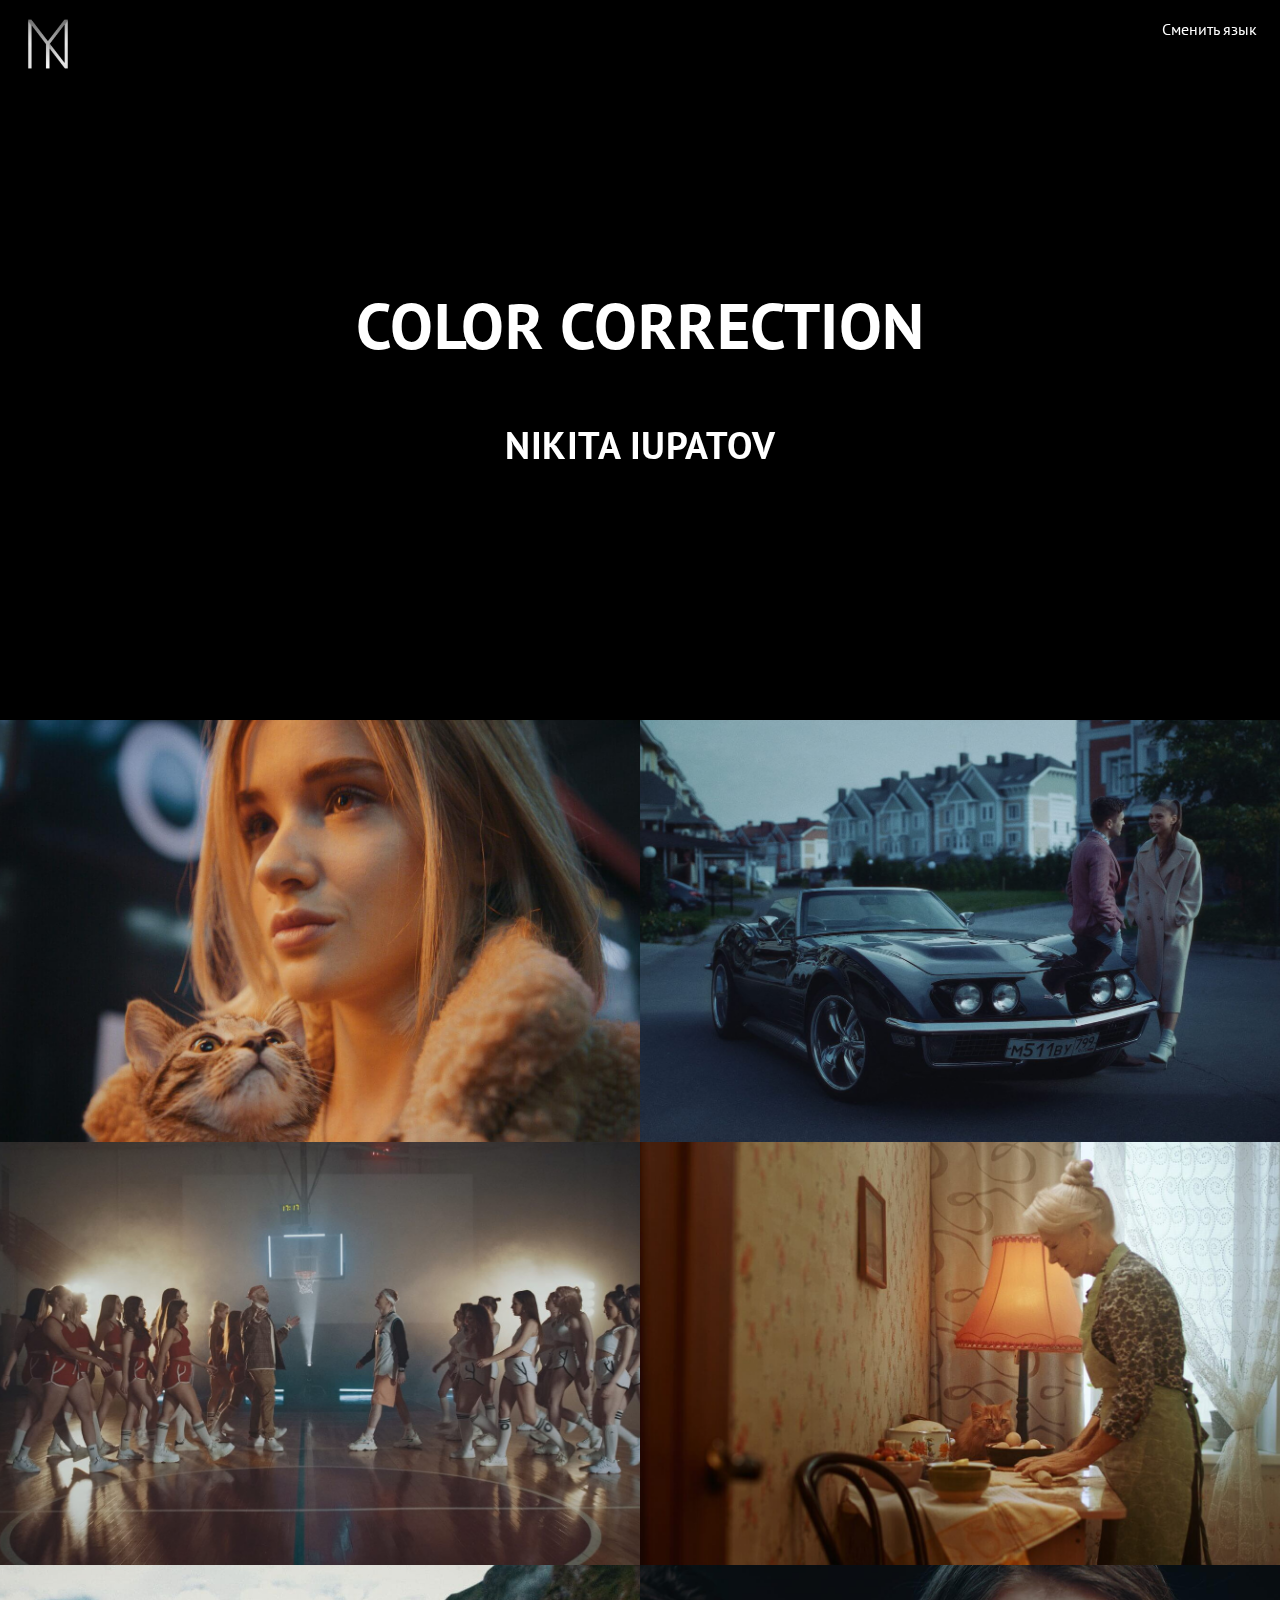
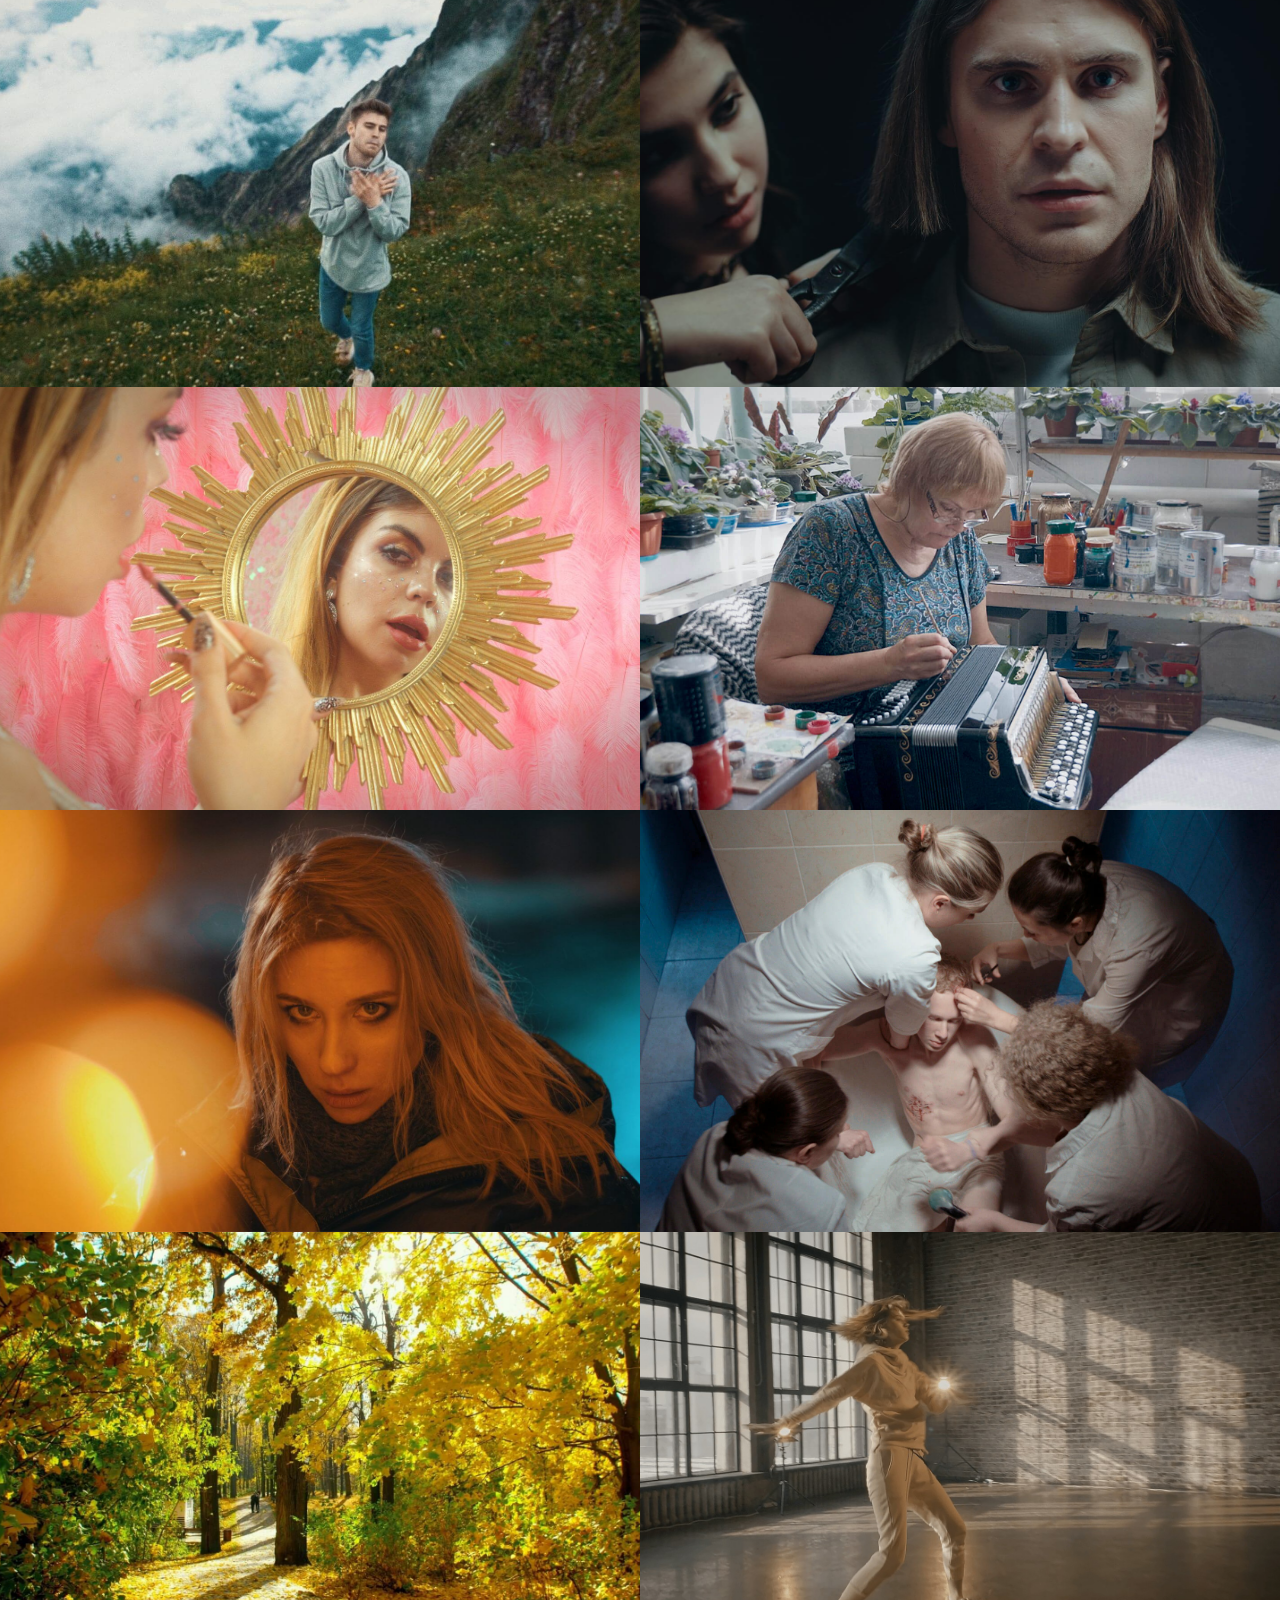
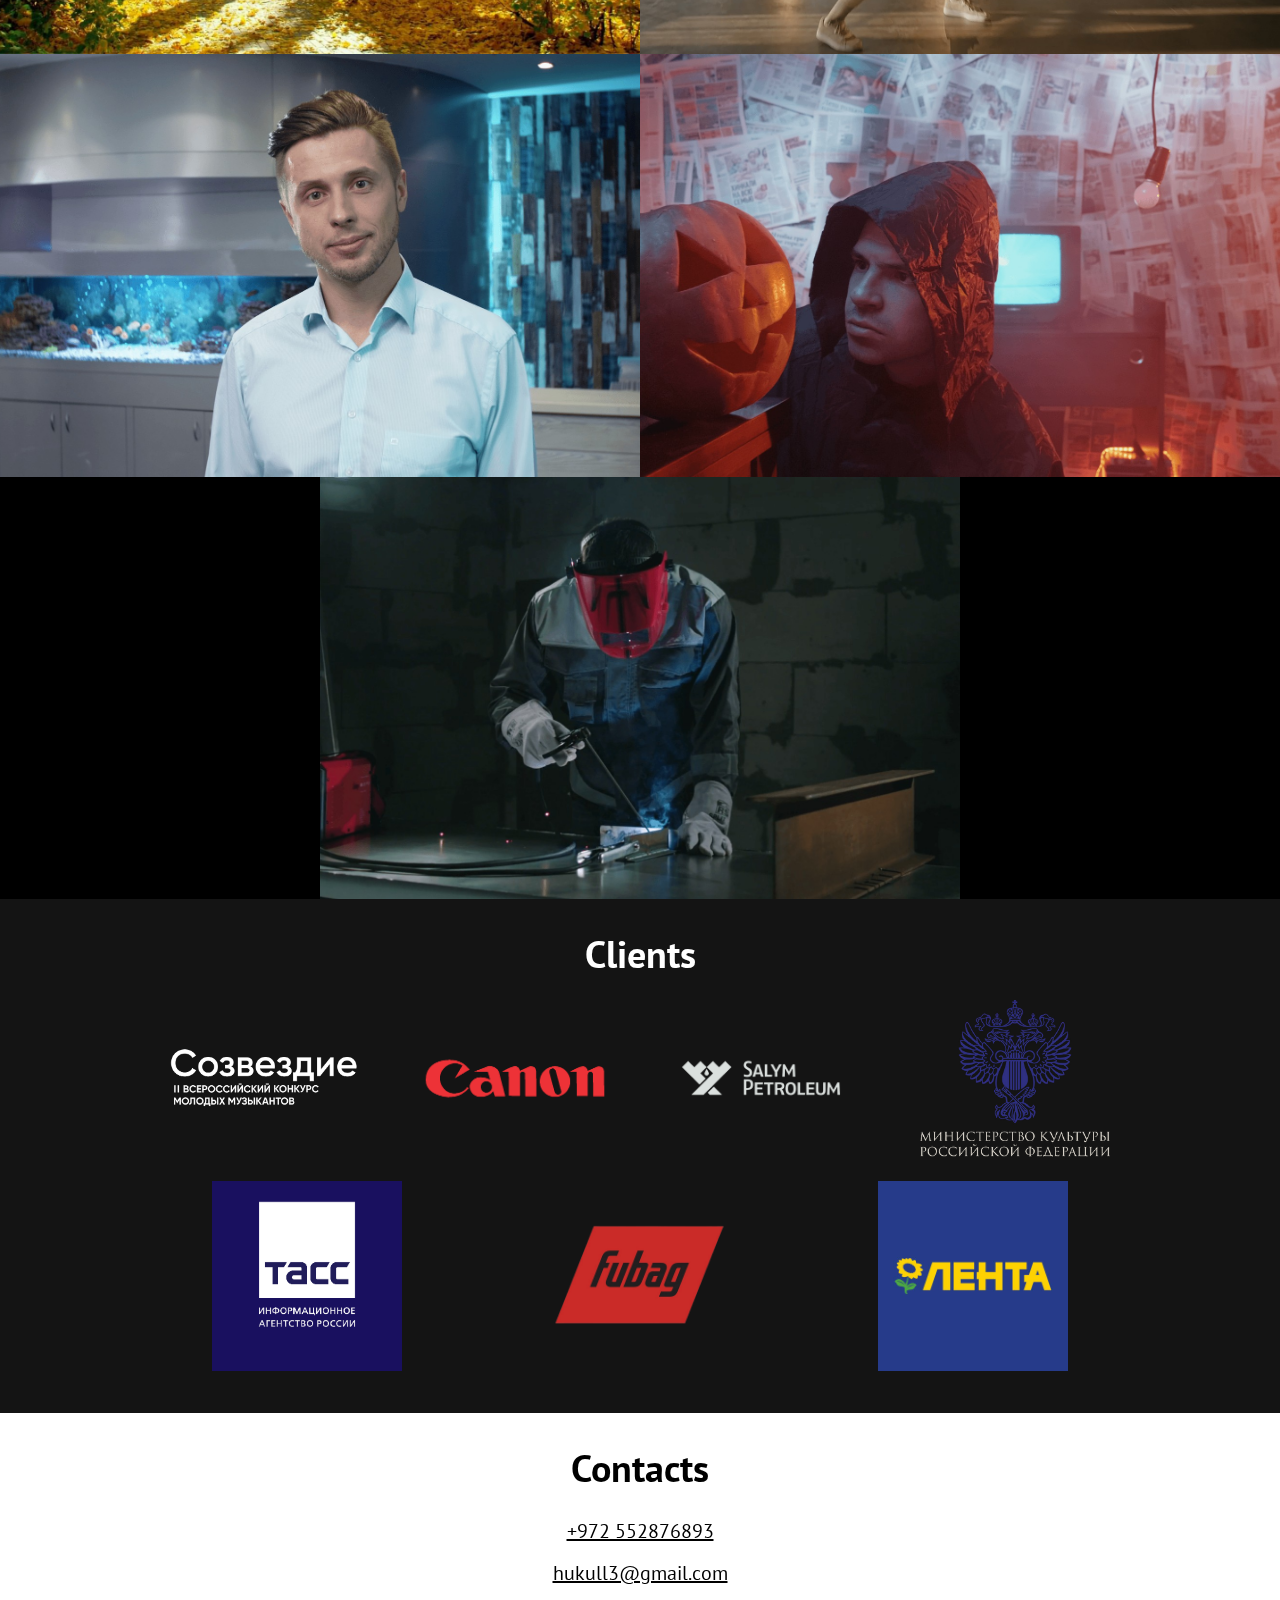
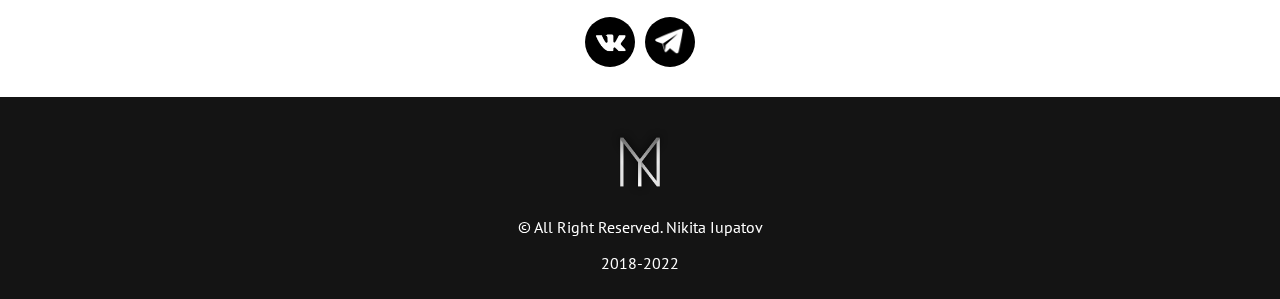
<file: en.html>
<!DOCTYPE html>
<html lang="en">
<head>
    <meta charset="UTF-8">
    <meta http-equiv="X-UA-Compatible" content="IE=edge">
    <meta name="viewport" content="width=device-width, initial-scale=1.0">
    <link rel="stylesheet" href="css/main.css">
    <link rel="preconnect" href="https://fonts.gstatic.com">
    <link href="https://fonts.googleapis.com/css2?family=PT+Sans&display=swap" rel="stylesheet">
    <!-- Yandex.Metrika counter -->
        <script type="text/javascript" >
    (function(m,e,t,r,i,k,a){m[i]=m[i]||function(){(m[i].a=m[i].a||[]).push(arguments)};
    m[i].l=1*new Date();k=e.createElement(t),a=e.getElementsByTagName(t)[0],k.async=1,k.src=r,a.parentNode.insertBefore(k,a)})
    (window, document, "script", "https://mc.yandex.ru/metrika/tag.js", "ym");
 
    ym(78947497, "init", {
         clickmap:true,
         trackLinks:true,
         accurateTrackBounce:true,
         webvisor:true
    });
        </script>
        <noscript><div><img src="https://mc.yandex.ru/watch/78947497" style="position:absolute; left:-9999px;" alt="" /></div></noscript>
    <!-- /Yandex.Metrika counter -->
    <title>Nikita Iupatov Color Correction</title>
</head>
<body>
    <a href="#header"><div class="logoFloat"><img src="img/Logo_WhiteOnTR.png" width="70" height="70" alt="Логотип"></div></a>
    <a href="index.html" class="LanguageFloat">Сменить язык</a>
    <header class="header" id="header">
        <div class="title">
            <h1>Color Correction</h1>
            <h2>Nikita Iupatov</h2>
        </div>
        <div class="video-background">
            <div class="video-foreground">
              <iframe src="https://www.youtube.com/embed/8aSeVww48zg?controls=0&showinfo=0&rel=0&autoplay=1&playlist=8aSeVww48zg&loop=1&mute=1" frameborder="0" allowfullscreen></iframe>
            </div>
          </div>
    </header>
    <section class="portfolio">
        <div class="loadingPortfolio">Загрузка портфолио...</div>
        <!-- <div class="videoTemplate" id="16_sobaki" data-video-yt-id="https://youtube.com/embed/VumN876v9_g">
            <div class="videoName">
                <div class="videoFlex">
                    <h3>Paws and Tails</h3>
                    <img src="img/play2.png" alt="Play">
                    <p>Moscow Transport Department</p>
                </div>
            </div>
        <img class="videoBackground" src="img/videoThumbnails/16_sobaki.jpg" alt="Paws and Tails">
        </div>
        <div class="videoTemplate" id="15_karandashom" data-video-yt-id="https://youtube.com/embed/HLpCVuHZADw">
            <div class="videoName">
                <div class="videoFlex">
                    <h3>Illumate – Карандашом</h3>
                    <img src="img/play2.png" alt="Play">
                    <p>Music Video</p>
                </div>
            </div>
            <img class="videoBackground" src="img/videoThumbnails/15_karandashom.jpg" alt="Карандашом">
        </div>
        <div class="videoTemplate" id="14_wishlist" data-video-yt-id="https://youtube.com/embed/c_lH-xx7A_4">
            <div class="videoName">
                <div class="videoFlex">
                    <h3>ALPHAVITE & МАЗАРИ — WISHLIST</h3>
                    <img src="img/play2.png" alt="Play">
                    <p>Music Video</p>
                </div>
            </div>
            <img class="videoBackground" src="img/videoThumbnails/14_wishlist.jpg" alt="Wishlist">
        </div>
        <div class="videoTemplate" id="13_lenta" data-video-yt-id="https://youtube.com/embed/M60UzjNp-bk">
            <div class="videoName">
                <div class="videoFlex">
                    <h3>Simple Recipes<br>For Good Deeds</h3>
                    <img src="img/play2.png" alt="Play">
                    <p>"Lenta" hypermarket chain</p>
                </div>
            </div>
            <img class="videoBackground" src="img/videoThumbnails/13_lenta.jpg" alt="Simple Recipes For Good Deeds">
        </div>
        <div class="videoTemplate" id="12_175" data-video-yt-id="https://youtube.com/embed/oOTMVb4PFlo">
            <div class="videoName">
                <div class="videoFlex">
                    <h3>Illumate – 1,75</h3>
                    <img src="img/play2.png" alt="Play">
                    <p>Music Video</p>
                </div>
            </div>
            <img class="videoBackground" src="img/videoThumbnails/12_175.jpg" alt="1,75">
        </div>
        <div class="videoTemplate" id="11_zmeya" data-video-yt-id="https://youtube.com/embed/oonBTy3zNfM">
            <div class="videoName">
                <div class="videoFlex">
                    <h3>Illumate – Змея</h3>
                    <img src="img/play2.png" alt="Play">
                    <p>Music Video</p>
                </div>
            </div>
            <img class="videoBackground" src="img/videoThumbnails/11_zmeya.jpg" alt="Змея">
        </div>
        <div class="videoTemplate" id="10_princess" data-video-yt-id="https://youtube.com/embed/GkudVcmax6Y">
            <div class="videoName">
                <div class="videoFlex">
                    <h3>Beauty & Abuse</h3>
                    <img src="img/play2.png" alt="Play">
                    <p>Music Video</p>
                </div>
            </div>
            <img class="videoBackground" src="img/videoThumbnails/10_princess.jpg" alt="Beauty&Abuse">
        </div>
        <div class="videoTemplate" id="09_sample" data-video-yt-id="https://youtube.com/embed/u6RoCkrtFjM">
            <div class="videoName">
                <div class="videoFlex">
                    <h3>Sample Russia</h3>
                    <img src="img/play2.png" alt="Play">
                    <p>Russian Ministry of Culture</p>
                </div>
            </div>
            <img class="videoBackground" src="img/videoThumbnails/09_sample.jpg" alt="Sample Russia">
        </div>
        <div class="videoTemplate" id="08_savior" data-video-yt-id="https://youtube.com/embed/c_VtKiMjb_c">
            <div class="videoName">
                <div class="videoFlex">
                    <h3>Swear to be Reborn - Savior</h3>
                    <img src="img/play2.png" alt="Play">
                    <p>Music Video</p>
                </div>
            </div>
            <img class="videoBackground" src="img/videoThumbnails/08_savior.jpg" alt="Savior">
        </div>
        <div class="videoTemplate" id="07_rovno705" data-video-yt-id="https://youtube.com/embed/EjCABf7ddOc">
            <div class="videoName">
                <div class="videoFlex">
                    <h3>Exactly at 7:05</h3>
                    <img src="img/play2.png" alt="Play">
                    <p>Short Film</p>
                </div>
            </div>
            <img class="videoBackground" src="img/videoThumbnails/07_rovno705.jpg" alt="Exactly at 7:05">
        </div>
        <div class="videoTemplate" id="06_parki" data-video-yt-id="https://youtube.com/embed/-bgLIOEUuuI">
            <div class="videoName">
                <div class="videoFlex">
                    <h3>Parks of Moscow</h3>
                    <img src="img/play2.png" alt="Play">
                    <p>TASS Special Project</p>
                </div>
            </div>
            <img class="videoBackground" src="img/videoThumbnails/06_parki.jpg" alt="Parks of Moscow">
        </div>
        <div class="videoTemplate" id="05_korine" data-video-yt-id="https://youtube.com/embed/sDTkhZAWBHU">
            <div class="videoName">
                <div class="videoFlex">
                    <h3>7УЧ – Хармони Корин</h3>
                    <img src="img/play2.png" alt="Play">
                    <p>Music Video</p>
                </div>
            </div>
            <img class="videoBackground" src="img/videoThumbnails/05_korine.png" alt="Хармони Корин">
        </div>
        <div class="videoTemplate" id="04_vremya" data-video-yt-id="https://youtube.com/embed/5ldTskXrOKw">
            <div class="videoName">
                <div class="videoFlex">
                    <h3>"ВРЕМЯ" Coworking</h3>
                    <img src="img/play2.png" alt="Play">
                    <p>Promotional Video</p>
                </div>
            </div>
            <img class="videoBackground" src="img/videoThumbnails/04_vremya.png" alt="Coworking Время">
        </div>
        <div class="videoTemplate" id="03_vsyo" data-video-yt-id="https://youtube.com/embed/y0uYqWe0PRo">
            <div class="videoName">
                <div class="videoFlex">
                    <h3>7УЧ х V$¥O – Atención</h3>
                    <img src="img/play2.png" alt="Play">
                    <p>Music Video</p>
                </div>
            </div>
            <img class="videoBackground" src="img/videoThumbnails/03_vsyo.png" alt="Vsyo">
        </div>
        <div class="videoTemplate" id="02_fubag" data-video-yt-id="https://youtube.com/embed/QiTUbCyf4TM">
            <div class="videoName">
                <div class="videoFlex">
                    <h3>FUBAG</h3>
                    <img src="img/play2.png" alt="Play">
                    <p>Promotional Video</p>
                </div>
            </div>
            <img class="videoBackground" src="img/videoThumbnails/02_fubag.png" alt="Fubag">
        </div> -->
    </section>
    <section class="clients">
        <h2>Clients</h2>
        <div class="clientList">
            <div class="clientLogo"><img src="img/clients/01_sozvezdie.png" alt="Sozvezdie"></div>
            <div class="clientLogo"><img src="img/clients/02_canon.png" alt="Canon"></div>
            <div class="clientLogo"><img src="img/clients/03_salym.png" alt="Salym Petroleum"></div>
            <div class="clientLogo"><img src="img/clients/04_mkrf.png" alt="Ministry of Culture"></div>
            <div class="clientLogo"><img src="img/clients/05_tass.png" alt="Тасс"></div>
            <div class="clientLogo"><img src="img/clients/06_fubag.png" alt="Fubag"></div>
            <div class="clientLogo"><img src="img/clients/07_lenta.jpg" alt="Lenta"></div>
        </div>
    </section>
    <section class="contacts">
        <h2>Contacts</h2>
        <div class="contact">
            <p>
                <a href="tel:+972552876893">+972 552876893</a>
            </p>
            <p>
                <a href="mailto:hukull3@gmail.com">hukull3@gmail.com</a>
            </p>
        </div>
        <div class="socials">
            <a href="https://vk.com/hukulll">
                <div class="social social-vk"></div>
            </a>
            <a href="https://t.me/hukulll">
                <div class="social social-tg"></div>
            </a>
        </div>
    </section>
    <div class="videoPopup videoPopup--closed">
            <img class="videoPopupClose" src="img/cross.png" alt="Close Popup">
                <div class="videoFrame">
                    <div class="videoFrameBox">
                        <iframe referrerpolicy="origin-when-cross-origin" class="popupEmbed"src="" title="YouTube video player" frameborder="0" allow="accelerometer; autoplay; clipboard-write; encrypted-media; gyroscope; picture-in-picture" allowfullscreen></iframe>
                    </div>
                </div>
    </div>
    <footer class="footer">
        <a href="#header"><img src="img/Logo_WhiteOnTR.png" width="70" height="70" alt="Logo"></a>
        <p>© All Right Reserved. Nikita Iupatov</p>
        <p>2018-2022</p>
    </footer>
</body>
<script src="scripts/main.js"></script>
</html>
</file>
<file: css/main.css>
*, :after, :before {
    box-sizing: border-box;
}

html {
    scroll-behavior: smooth;
  }

body {
    background: black;
    color:white;
    font-family: "PT Sans", Arial, sans-serif;
}

h1 {
    text-align: center;
    font-size: clamp(2rem, 10vw, 4rem);
    font-weight: 600;
}

h2 {
    text-align: center;
    margin: 0;
    padding: 10px 0;
    font-size: 38px;
}

h3 {
    font-size: 32px;
    margin: 0;
}

body {
    margin: 0;
    padding: 0;
}

.logoFloat {
    position:fixed;
    z-index: 999999;
    left: 1%;
    top: 1%;
}

.LanguageFloat {
    position: fixed;
    z-index: 999999;
    right: 1%;
    top: 1%;
    text-decoration: none;
    color: #ffffff;
    background-color: rgba(0, 0, 0, 0.5);
    padding: 10px 10px 10px 10px;
    border-radius: 15px;
}

.LanguageFloat:active {
    background-color: rgba(15, 105, 178, 0.5);
}

@media (max-width: 1024px) {
    .logoFloat {
        display: none;
    }
}

.header {
    display: flex;
    align-items: center;
    height: 80vh;
}

@media (max-width: 1024px) {
    .header {
        background-image: url(../img/background.jpg);
        background-position:center;
        background-size: cover;
    }
}

.title {
    width: 100%;
    text-transform: uppercase;
    letter-spacing: .5px;
}

.portfolio {
    display: flex;
    flex-wrap: wrap;
    justify-content: center;
    background-color: #000000;

}

.videoTemplate {
    position: relative;
    width: 50%;
    height: 33vw;
    overflow: hidden;
    cursor: pointer;
}

.videoTemplate--closed {
    display: none;
}

.loadingPortfolio {
    display: flex;
    justify-content: center;
    align-items: center;
    width: 50%;
    height: 33vw;
}

@media (max-width: 800px) {
    .videoTemplate {
        width: 100%;
        height: 66vw;
    }
}

.video-background {
    background: #000;
    position: absolute;
    top: 0; right: 0; bottom: 0; left: 0;
    z-index: -99;
  }
  .video-foreground,
  .video-background iframe {
    position: absolute;
    top: 0;
    left: 0;
    width: 100%;
    height: 100%;
    pointer-events: none;
  }
  
  @media (min-aspect-ratio: 16/9) {
    .video-foreground { height: 300%; top: -100%; }
  }
  @media (max-aspect-ratio: 16/9) {
    .video-foreground { width: 300%; left: -100%; }
  }
  @media all and (max-width: 600px) {
  .vid-info { width: 50%; padding: .5rem; }
  .vid-info h1 { margin-bottom: .2rem; }
  }
  @media all and (max-width: 500px) {
  .vid-info .acronym { display: none; }
  }

  @media (max-width: 1024px) {
    .video-background {
        display: none;
    }

    .video-foreground {
        display: none;
    }


  }

.videoTemplate:hover .videoBackground {
    transform: scale(1.05);
}

.videoTemplate:hover .videoName {
    opacity: 1;
    background: rgba(0, 0, 0, 0.3);
}

.videoBackground {
    width: 100%;
    height: 100%;
    object-fit: cover;
    transition: 0.5s;
}

.videoFlex p {
    margin: 0;
}

.videoName {
    display: flex;
    justify-content: center;
    align-items: center;
    opacity: 0;
    position: absolute;
    z-index: 1;
    text-align: center;
    vertical-align: middle;
    width: 100%;
    height: 100%;
    transition: 0.5s;
}

.videoName img {
    height: 70px;
    width: 70px;
    margin: 10px 0;
}

@media (max-width: 1024px) {
    .videoName {
        opacity: 1;
        background: rgba(0, 0, 0, 0.3);
    }
}

.clients {
    background: #141414;
    padding-bottom: 30px;
    padding-top: 20px;
}

.clientList {
    display: flex;
    flex-wrap: wrap;
    justify-content: space-around;
    max-width: 1000px;
    margin: 0 auto;
}

.clientLogo {
    max-width: 250px;
    width: 50%;
    padding: 10px 30px;
}

.clientLogo img {
    width: 100%;
    height: 100%;
    object-fit: contain;
}

.contacts {
    background: white;
    color: black;
    text-align: center;
    padding-bottom: 30px;
    padding-top: 20px;
}

.contacts a {
    font-size: 20px;
    color: black;
}

.contact {
    padding-bottom: 15px;
}

.socials {
    display: flex;
    justify-content: center;
    align-items: center;
}

.social {
    width: 50px;
    height: 50px;
    border-radius: 50%;
    background-color: black;
    margin: 0 5px;

}

.social-fb {
    background-image: url(../img/socials/facebook.png);
    background-size: 70%;
    background-repeat: no-repeat;
    background-position: center;
}

.social-vk {
    background-image: url(../img/socials/vk.png);
    background-size: 70%;
    background-repeat: no-repeat;
    background-position: center;
}

.social-in {
    background-image: url(../img/socials/instagram.png);
    background-size: 60%;
    background-repeat: no-repeat;
    background-position: center;
}

.social-tg {
    background-image: url(../img/socials/telegram.png);
    background-size: 60%;
    background-repeat: no-repeat;
    background-position: 9px 9px;
}

.footer {
    text-align: center;
    background: #141414;
    padding-top: 30px;
    padding-bottom: 10px;
}

.videoPopup {
    justify-content: center;
    align-items: center;
    position: fixed;
    top: 0;
    right: 0;
    bottom: 0;
    left: 0;
    z-index: 999999;
    width: 100%;
    height: 100%;
    background: rgba(0, 0, 0, 0.5);
}

.videoPopup--open {
    display: flex;
}

.videoPopup--closed {
    display: none;
}

.videoPopupClose {
    position: fixed;
    width: 40px;
    height: 40px;
    right: 15px;
    top: 15px;
    transition: 0.5s;
}

.videoPopupClose:hover {
    opacity: 0.5;
}

.videoFrame {
    width: 982px;
    position: relative;
    background: black;
    padding: 0;
    height: 80%;
}

@media (max-width: 1000px) {
    .videoFrame {
        height: 0;
        padding-top: 56.25%;
    }   
}

.videoFrameBox {
    position: absolute;
    top: 0;
    right: 0;
    bottom: 0;
    left: 0;
    width: 100%;
    height: 100%;
}

.videoFrameBox iframe {
    width: 100%;
    height: 100%;
}
</file>
